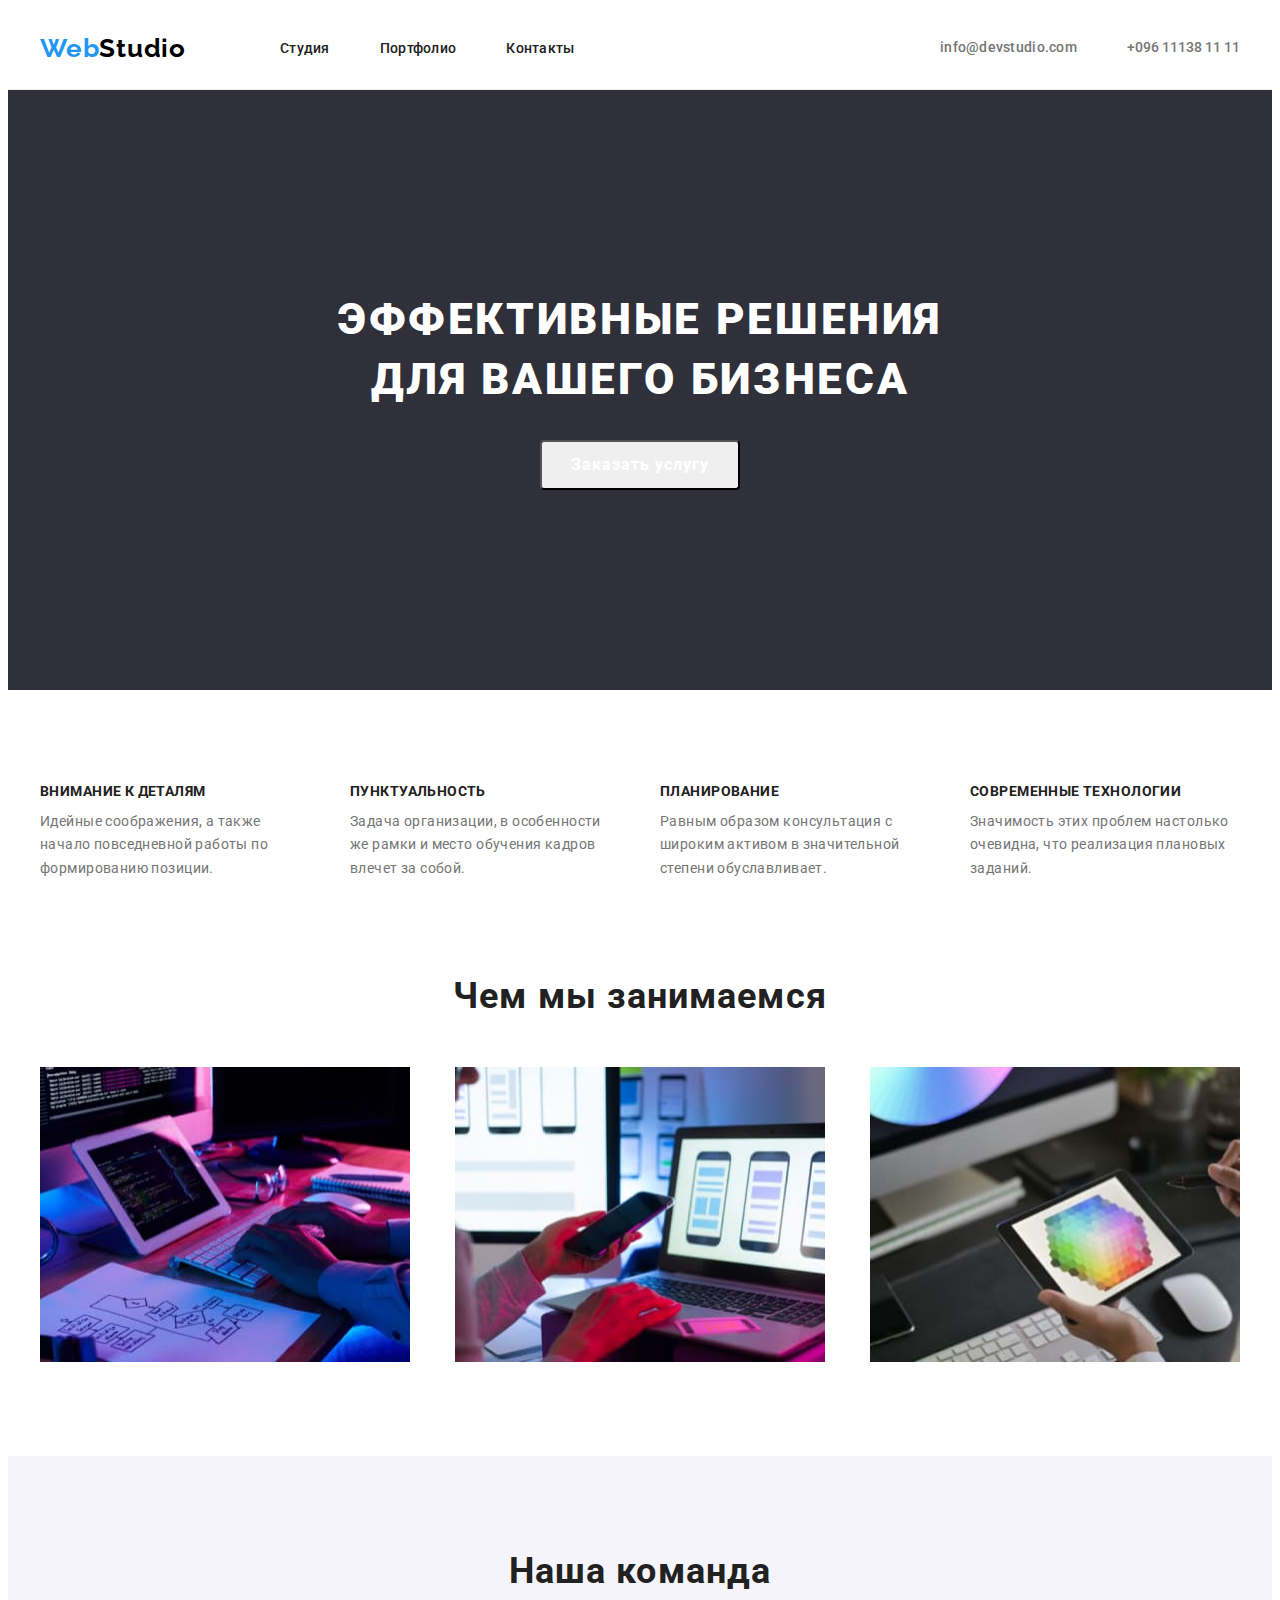
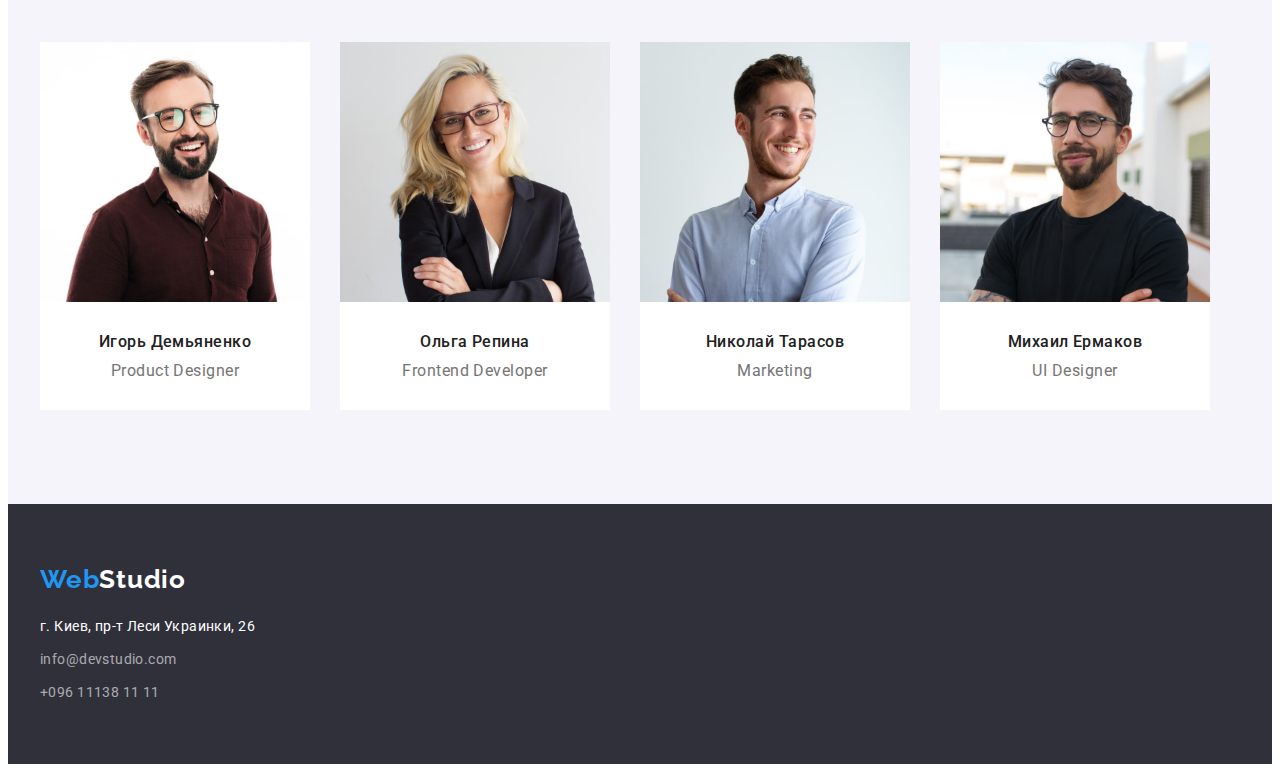
<file: index.html>
<!DOCTYPE html>
<html lang="ru">
<head>
    <meta charset="UTF-8">
    <meta http-equiv="X-UA-Compatible" content="IE=edge">
    <meta name="viewport" content="width=device-width, initial-scale=1.0">
    <title>webstudio-1</title>
    <link rel="preconnect" href="https://fonts.googleapis.com">
    <link rel="preconnect" href="https://fonts.gstatic.com" crossorigin>
    <link href="https://fonts.googleapis.com/css2?family=Raleway:wght@700&family=Roboto:wght@400;500;700;900&display=swap"
        rel="stylesheet">
    <link rel="stylesheet" href="https://cdnjs.cloudflare.com/ajax/libs/modern-normalize/1.1.0/modern-normalize.min.css" integrity="sha512-wpPYUAdjBVSE4KJnH1VR1HeZfpl1ub8YT/NKx4PuQ5NmX2tKuGu6U/JRp5y+Y8XG2tV+wKQpNHVUX03MfMFn9Q==" crossorigin="anonymous" referrerpolicy="no-referrer" />
    <link rel="stylesheet" href="./css/stylesheet.css">
</head>
<body>
    <header class="header">
        <div class="container header-container">
            <div class="nav-container">
                <a class="logo link" lang="en" href=""><span class="logo-web" >Web</span>Studio</a>
                <nav class="navigation">
                    <ul class="nav-list list">
                        <li class="nav-list-item">
                        <a class="nav-list-link link" href="">Студия</a>
                        </li>
                        <li class="nav-list-item">
                        <a class="nav-list-link link" href="./portfolio.html">Портфолио</a>
                        </li>
                        <li class="nav-list-item">
                        <a class="nav-list-link link" href="">Контакты</a>
                        </li>
                    </ul>
                </nav>
            </div>
            <div class="contact">
                <a class="contact-mail link" href="mailtoinfo@devstudio.com">info@devstudio.com</a>
                <a class="contact-number link" href="tel:+096111381111">+096 11138  11 11</a>
            </div> 
        </div>
    </header>
    <main>
        <section class="section-hero">
            <div class="hero container">
                <h1 class="main-title">Эффективные решения<br>для вашего бизнеса</h1>
                <button class="model-btn" type="button">Заказать услугу</button>
            </div>      
        </section>
        
        <section class="skils-list">
            <div class="container">
                <ul class="skills list">
                    <li class="promo-features">
                        <h3 class="promo">Внимание к деталям</h3>
                        <p class="features">Идейные соображения, а также начало повседневной работы по формированию позиции.</p>
                    </li>
                    <li class="promo-features">
                        <h3 class="promo">Пунктуальность</h3>
                        <p class="features">Задача организации, в особенности же рамки и место обучения кадров влечет за собой.</p>
                    </li>
                    <li class="promo-features">
                        <h3 class="promo">Планирование</h3>
                        <p class="features">Равным образом консультация с широким активом в значительной степени обуславливает.</p>
                    </li>
                    <li class="promo-features">
                        <h3 class="promo">Современные технологии</h3>
                        <p class="features">Значимость этих проблем настолько очевидна, что реализация плановых заданий.</p>
                    </li>
                </ul>
            </div>
        </section>
        <section class="description-list section">
            <div class="container">
                <h2 class="description">Чем мы занимаемся</h2>
                <ul class="photos list">
                    <li><img src="./img/img-1.jpg" alt="верстка" width="370" height="295"></li>
                    <li><img src="./img/img-2.jpg" alt="дизайн" width="370" height="295"></li>
                    <li><img src="./img/img-3.jpg" alt="стилизация" width="370" height="295"></li>
                </ul>
            </div>
            
        </section>
            
        <section class="team">
            <div class="container">
                <h2 class="description">Наша команда</h2>
                <ul class="list our-team">
                    <li class="frame"><img src="./img/teamcard-1.jpg" alt="сотрудник1" width="270" height="260">
                        <div class="team-description">
                            <h3 class="name">Игорь Демьяненко</h3>
                             <p class="occupation">Product Designer</p>
                        </div>
                        
                    </li>
                    <li class="frame"><img src="./img/teamcard-2.jpg" alt="сотрудник2" width="270" height="260">
                        <div class="team-description">
                            <h3 class="name">Ольга Репина</h3>
                            <p class="occupation">Frontend Developer</p>  
                        </div>
                    </li>
                    <li class="frame"><img src="./img/teamcard-3.jpg" alt="сотрудник3" width="270" height="260">
                        <div class="team-description">
                            <h3 class="name">Николай Тарасов</h3>
                            <p class="occupation">Marketing</p>
                        </div>
                    </li>
                    <li class="frame"><img src="./img/teamcard-4.jpg" alt="сотрудник4" width="270" height="260">
                        <div class="team-description">
                            <h3 class="name">Михаил Ермаков</h3>
                            <p class="occupation">UI Designer</p>

                        </div>
                    </li>
                </ul>
            </div>
        </section>
        
    </main>
    <footer class="footer ">
        <div class="container container-footer">
            <a class="logo link footer-logo" lang="en" href=""><span class="logo-web" >Web</span><span class="logo-web-footer">Studio</span></a>
            <div class="address-footer">
                <address class="address address-footer">
                    <p class="address-street">г. Киев, пр-т Леси Украинки, 26</p> 
                    <a class="address-contact link" href="mailtoinfo@devstudio.com">info@devstudio.com</a>
                    <a class="address-contact link"href="tel:+096111381111">+096 11138  11 11</a>
                </address>
            </div>
        </div>
    </footer>
    
</body>
</html>
</file>
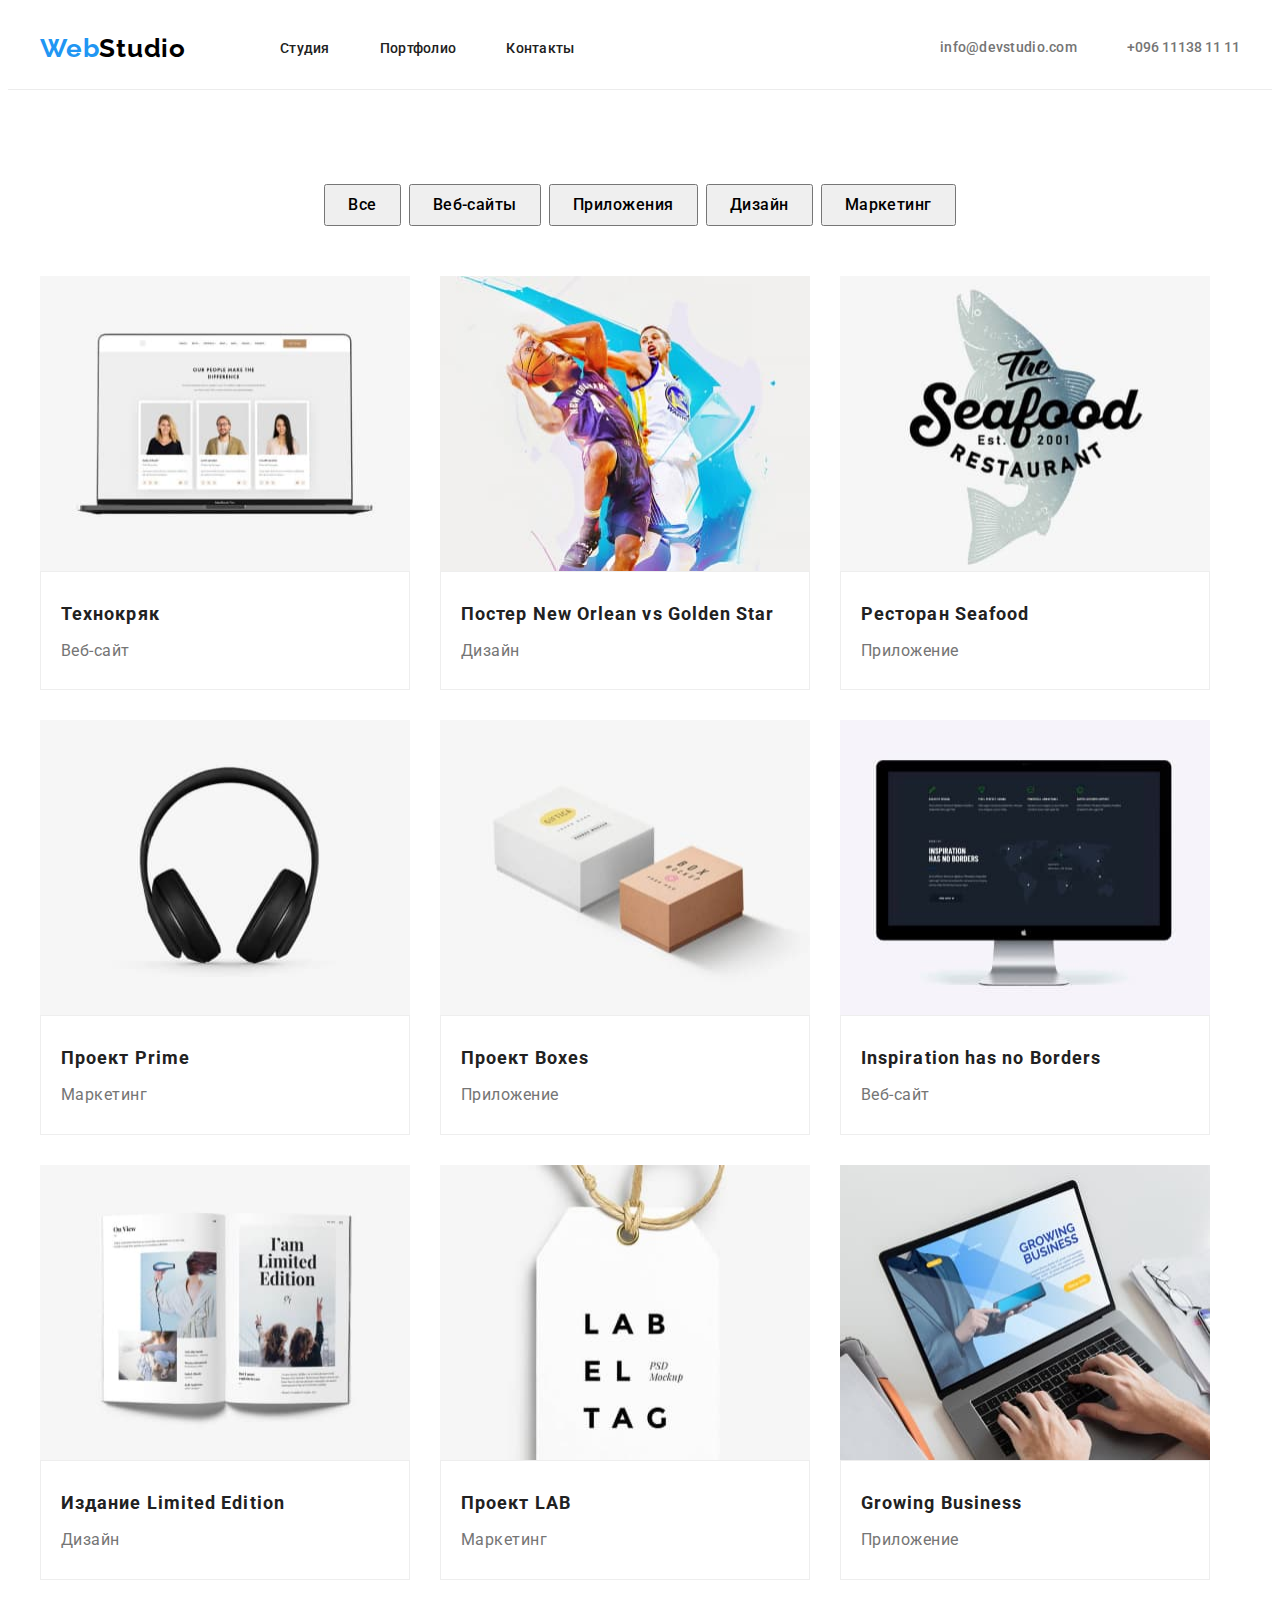
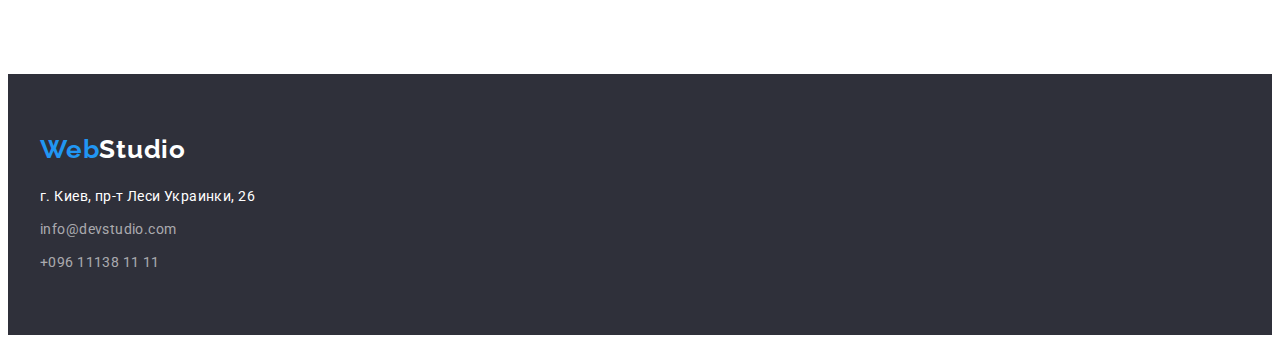
<file: portfolio.html>
<!DOCTYPE html>
<html lang="ru">

<head>
    <meta charset="UTF-8">
    <meta http-equiv="X-UA-Compatible" content="IE=edge">
    <meta name="viewport" content="width=device-width, initial-scale=1.0">
    <title>portfolio</title>
    <link rel="preconnect" href="https://fonts.googleapis.com">
    <link rel="preconnect" href="https://fonts.gstatic.com" crossorigin>
    <link href="https://fonts.googleapis.com/css2?family=Raleway:wght@700&family=Roboto:wght@400;500;700;900&display=swap"
        rel="stylesheet">
    <link rel="stylesheet" href="https://cdnjs.cloudflare.com/ajax/libs/modern-normalize/1.1.0/modern-normalize.min.css" integrity="sha512-wpPYUAdjBVSE4KJnH1VR1HeZfpl1ub8YT/NKx4PuQ5NmX2tKuGu6U/JRp5y+Y8XG2tV+wKQpNHVUX03MfMFn9Q==" crossorigin="anonymous" referrerpolicy="no-referrer" />
    <link rel="stylesheet" href="./css/stylesheet.css">
</head>

<body>
    <header class="header">
        <div class="container header-container">
            <div class="nav-container">
                <a class="logo link" lang="en" href=""><span class="logo-web" >Web</span>Studio</a>
                <nav class="navigation">
                    <ul class="nav-list list">
                        <li class="nav-list-item">
                        <a class="nav-list-link link" href="./index.html">Студия</a>
                        </li>
                        <li class="nav-list-item">
                        <a class="nav-list-link link" href="">Портфолио</a>
                        </li>
                        <li class="nav-list-item">
                        <a class="nav-list-link link" href="">Контакты</a>
                        </li>
                    </ul>
                </nav>
            </div>
            <div class="contact">
                <a class="contact-mail link" href="mailtoinfo@devstudio.com">info@devstudio.com</a>
                <a class="contact-number link" href="tel:+096111381111">+096 11138  11 11</a>
            </div>
            
        </div>
        
    </header>
    <main>
        <section class=" section-projects">
            <div class="container">
                    <ul class="list list-btn">
                        <li class="btn"><button class="item-btn" type="button">Все</button></li>
                        <li class="btn"><button class="item-btn" type="button">Веб-сайты</button></li>
                        <li class="btn"><button class="item-btn" type="button">Приложения</button></li>
                        <li class="btn"><button class="item-btn" type="button">Дизайн</button></li>
                        <li class="btn"><button class="item-btn" type="button">Маркетинг</button></li>
                    </ul>
            
                <ul class="list projects">
                    <li class="projects-list"><img src="./img/img-portfolio/проекти1.jpg" alt="проекти1" width="370" height="295">
                        <div class="border">
                            <h3 class="projec-name">Технокряк</h3>
                            <p class="projec-type">Веб-сайт</p>
                        </div>  
                    </li>
                    <li class="projects-list"><img src="./img/img-portfolio/проекти2.jpg" alt="проекти2" width="370" height="295">
                        <div class="border">
                            <h3 class="projec-name">Постер New Orlean vs Golden Star</h3>
                            <p class="projec-type">Дизайн</p>
                        </div>  
                    </li>
                    <li class="projects-list"><img src="./img/img-portfolio/проекти3.jpg" alt="проекти3" width="370" height="295">
                        <div class="border">
                            <h3 class="projec-name">Ресторан Seafood</h3>
                            <p class="projec-type">Приложение</p>

                        </div>
                        
                    </li>
                    <li class="projects-list"><img src="./img/img-portfolio/проекти4.jpg" alt="проекти4" width="370" height="295">
                        <div class="border">
                            <h3 class="projec-name">Проект Prime</h3>
                            <p class="projec-type">Маркетинг</p>

                        </div>
                        
                    </li>
                    <li class="projects-list"><img src="./img/img-portfolio/проекти5.jpg" alt="проекти5" width="370" height="295">
                        <div class="border">
                            <h3 class="projec-name">Проект Boxes</h3>
                        <p class="projec-type">Приложение</p>

                        </div>
                        
                    </li>
                    <li class="projects-list"><img src="./img/img-portfolio/проекти6.jpg" alt="проекти6" width="370" height="295">
                        <div class="border">
                            <h3 class="projec-name">Inspiration has no Borders</h3>
                            <p class="projec-type">Веб-сайт</p>

                        </div>
                        
                    </li>
                    <li class="projects-list"><img src="./img/img-portfolio/проекти7.jpg" alt="проекти7" width="370" height="295">
                        <div class="border">
                            <h3 class="projec-name">Издание Limited Edition</h3>
                            <p class="projec-type">Дизайн</p>

                        </div>
                        
                    </li>
                    <li class="projects-list"><img src="./img/img-portfolio/проекти8.jpg" alt="проекти8" width="370" height="295">
                        <div class="border">
                            <h3 class="projec-name">Проект LAB</h3>
                            <p class="projec-type">Маркетинг</p>
                        </div>    
                    </li>
                    <li class="projects-list"><img src="./img/img-portfolio/проекти9.jpg" alt="проекти9" width="370" height="295">
                        <div class="border">
                            <h3 class="projec-name">Growing Business</h3>
                            <p class="projec-type">Приложение</p>
                        </div>   
                    </li>
                </ul>
            </div>
        </section>
    </main>
    <footer class="footer ">
        <div class="container container-footer">
            <a class="logo link footer-logo" lang="en" href=""><span class="logo-web" >Web</span><span class="logo-web-footer">Studio</span></a>
            <div class="address-footer">
                <address class="address address-footer">
                    <p class="address-street">г. Киев, пр-т Леси Украинки, 26</p> 
                    <a class="address-contact link" href="mailtoinfo@devstudio.com">info@devstudio.com</a>
                    <a class="address-contact link"href="tel:+096111381111">+096 11138  11 11</a>
                </address>
            </div>
        </div>
    </footer>

</body>

</html>
</file>
<file: css/stylesheet.css>
.list {
  list-style: none;
}
.link {
  text-decoration: none;
}
/* container */
.container {
  width: 1200px;
  padding-left: 15px;
  padding-right: 15px;
  margin-left: auto;
  margin-right: auto;
}
.section {
  /* padding-top: 94px; */
  padding-bottom: 94px;
}
.nav-list-link:hover,
.nav-list-link:focus {
  color: #2196f3;
}
h1,h2,h3,h4,h5,h6,p {
  margin-top: 0;
  margin-bottom: 0;
}
ul,ol {
  margin-top: 0;
  margin-bottom: 0;
  padding-left: 0;
}
img {
  display: block;
}

/* -----HEDER----- */
.header {
  padding-top: 25px;
  padding-bottom: 25px;
  border-bottom: 1px solid #ECECEC
}
.header-container {
  display: flex;
}
/* -----logo----- */
.logo {
  font-family: "Raleway", sans-serif;
  font-style: normal;
  font-weight: bold;
  font-size: 26px;
  line-height: 1.19;
  letter-spacing: 0.03em;
  color: #000000;
  margin-right: 94px;
}
.logo-web {
  color: #2196F3;
}
/*----- NAV---- */
.nav-container {
  display: flex;
  align-items: center;

}
.nav-list {
  display: flex;
  align-items: center;
}
.nav-list-item:not( :last-child) {
  margin-right: 50px;
}
.nav-list-link {
  font-family: "Roboto", sans-serif;
  font-style: normal;
  font-weight: 500;
  font-size: 14px;
  line-height: 1.14;
  letter-spacing: 0.02em;
  color: #212121;
}
/* -----ADRES------ */
.contact {
  display: flex;
  align-items:center;
  margin-left: auto;
  
}

.contact-mail {
  font-family: "Roboto", sans-serif;
  font-style: normal;
  font-weight: 500;
  font-size: 14px;
  line-height: 1.14;
  letter-spacing: 0.02em;
  color: #757575;
  margin-right: 50px;

}
.contact-number {
  font-family: "Roboto", sans-serif;
  font-style: normal;
  font-weight: 500;
  font-size: 14px;
  line-height: 1.14;
  color: #757575;
  margin-left: auto;
}
.contact-mail:hover,
.contact-mail:focus {
  color: #2196f3;
}
.contact-number:hover,
.contact-number:focus {
  color: #2196f3;
}
.main-title {
  font-family: "Roboto", sans-serif;
  font-weight: 900;
  font-size: 44px;
  line-height: 1.36;
  text-align: center;
  letter-spacing: 0.06em;
  text-transform: uppercase;
  color: #ffffff;
  margin-right: auto;
  margin-left: auto;
  margin-bottom: 30px;
}
/* ------HERO ------*/
.hero {
  display: flex;
  flex-direction: column;
  justify-content: center;
  align-items: center;
  /* height: 600px; */
  

}
.section-hero {
  background-color:#2F303A;
  padding-top: 200px;
  padding-bottom: 200px;
}

/* ----HERO BUTTON---- */
.model-btn {
  width: 200px;
  height: 50px;
  font-family: "Roboto", sans-serif;
  font-weight: bold;
  font-size: 16px;
  line-height: 1.88;
  align-items: center;
  text-align: center;
  letter-spacing: 0.06em;
  color: #FFFFFF;
  border-radius: 4px;
}

.model-btn:hover,
.model-btn:focus {
  background-color: #2196f3;
  color: #ffffff;
}
/* SKILLS */
.skils-list {
padding-top: 94px;
padding-bottom: 94px;
}

.skills {
  display: flex;
  justify-content: space-between;
  
}

.promo {
  font-family: "Roboto", sans-serif;
  font-style: normal;
  font-weight: bold;
  font-size: 14px;
  line-height: 1.14;
  letter-spacing: 0.03em;
  text-transform: uppercase;
  color: #212121;
  margin-bottom: 10px;
  
}
.features {
  font-family: "Roboto", sans-serif;
  font-style: normal;
  font-weight: normal;
  font-size: 14px;
  line-height: 1.7;
  letter-spacing: 0.03em;
  color: #757575;
  
  /* width: 270px; */
}
.promo-features {
  width: 270px;

}
.promo-features:not(:last-child) {
margin-right: 30px;
}
/* ---------description ---------*/

.description {
  font-family: "Roboto", sans-serif;
  font-style: normal;
  font-weight: bold;
  font-size: 36px;
  line-height: 1.17;
  text-align: center;
  letter-spacing: 0.03em;
  color: #212121;
  margin-bottom: 50px;
}

.photos {
  display: flex;
  flex-direction: row;
  justify-content: space-between;
  align-items: center;
}

.team {
  background-color:#F5F4FA;
  padding-top: 94px;
  padding-bottom: 94px;
}

.our-team {
  display: flex;
  flex-wrap: wrap;
  margin-left: -30px;
  margin-top: -30px;
}
.frame {
  background-color: #FFFFFF;
  flex-basis: calc(100%-120)/4);
  margin-top: 30px;
  margin-left: 30px;
  width: 270px;
  height: 368px;
}

.team-description {
  padding-top: 30px;
  padding-bottom: 30px;
}
.name {
  font-family: "Roboto", sans-serif;
  font-style: normal;
  font-weight: 500;
  font-size: 16px;
  line-height: 1.19;
  text-align: center;
  letter-spacing: 0.03em;
  color: #212121;
  margin-bottom: 10px;
}
.occupation {
  font-family: "Roboto", sans-serif;
  font-style: normal;
  font-weight: normal;
  font-size: 16px;
  line-height: 1.19;
  text-align: center;
  letter-spacing: 0.03em;
  color: #757575;

}
/* -----FOOTER----- */

.footer {
  background-color: #2F303A;
  padding-bottom: 60px;
  padding-top: 60px;

}
.container-footer {
  display: flex;
  flex-direction: column;
  justify-content:center;
  
  
}
.footer-logo {
  margin-bottom: 20px;
 
}
.logo-web-footer {
  color: #FFFFFF;

}
.address-footer {
  display: flex;
  flex-direction: column;
  justify-content: space-between;
  
}
.address-street {
  font-family: "Roboto", sans-serif;
  font-style: normal;
  font-weight: normal;
  font-size: 14px;
  line-height: 1.7;
  letter-spacing: 0.03em;
  color: #FFFFFF;
}
.address-contact {
  font-family: "Roboto", sans-serif;
  font-style: normal;
  font-weight: normal;
  font-size: 14px;
  line-height: 1.7;
  letter-spacing: 0.03em;
  color: rgba(255, 255, 255, 0.6);
  margin-top: 9px;
  
  
  
}
/* -----PORTFOLIO----- */
.section-projects {
  padding-top: 94px;
  padding-bottom: 94px;
}
.list-btn {
  display: flex;
  justify-content: center;
  margin-bottom: 50px;
}

.item-btn {
  font-family: "Roboto", sans-serif;
  font-style: normal;
  font-weight: 500;
  font-size: 16px;
  line-height: 1.6;
  text-align: center;
  letter-spacing: 0.03em;
  padding: 6px 22px;
  
}
.btn:not(:last-child) {
  padding-right: 8px;
}


.item-btn:hover,
.item-btn:focus {
  background-color: #2196f3;
  color: #ffffff;
}
.projec-name {
  font-family: "Roboto", sans-serif;
  font-style: normal;
  font-weight: bold;
  font-size: 18px;
  line-height: 2;
  letter-spacing: 0.06em;
  color: #212121;
  
margin-bottom: 4px;
}
.projec-type {
  font-family: "Roboto", sans-serif;
  font-style: normal;
  font-weight: normal;
  font-size: 16px;
  line-height: 1.87;
  letter-spacing: 0.03em;
  color: #757575;
  
}
.projects {
  display: flex;
  flex-wrap: wrap;
  margin-left: -30px;
  margin-top: -30px;
}
.projects-list {
  flex-basis: calc(100%-90)/3);
  margin-top: 30px;
  margin-left: 30px;
  
}
.border {
  border: 1px solid #EEEEEE;
  padding: 24px 20px;
  /* padding-top: 20px;
  padding-bottom: 20px; */

}
</file>
